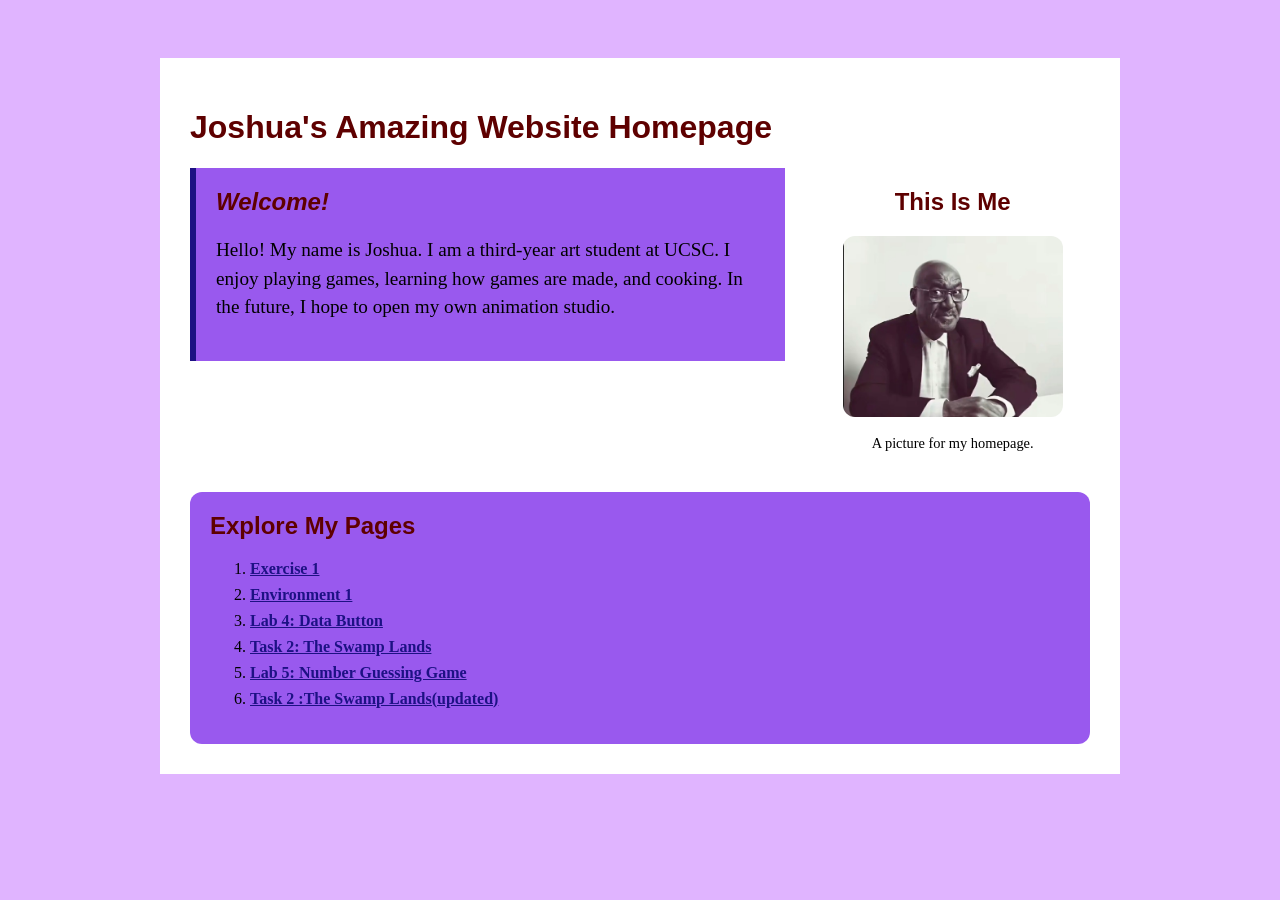
<file: index.html>
<!doctype html>
<html lang="en">
<head>
    <meta charset="utf-8">
    <title>Joshua's ART101 Homepage</title>
    <link href="site.css" rel="stylesheet" type="text/css">
</head>

<body>

    <div id="page">

        <h1>Joshua's Amazing Website Homepage</h1>

        <div class="top-section">

            <div id="introduction">
                <h2>Welcome!</h2>
                <p>
                    Hello! My name is Joshua. I am a third-year
                    art student at UCSC. I enjoy playing games,
                    learning how games are made, and cooking.
                    In the future, I hope to open my own
                    animation studio.
                </p>
            </div>

            <div class="profile">
                <h2>This Is Me</h2>
                <img src="Brotato.jpg" alt="Son">
                <p>A picture for my homepage.</p>
            </div>

        </div>

        <div class="navigation">
            <h2>Explore My Pages</h2>
            <ol>
                <li>
                    <a href="exercises/ex01.html">Exercise 1</a>
                </li>
                <li>
                    <a href="environ/env01.html">Environment 1</a>
                </li>
                <li>
                    <a href="exercises/lab04.html">Lab 4: Data Button</a>
                </li>
                <li>
                    <a href="environ/env03.html">Task 2: The Swamp Lands </a>
                </li>
                <li>
                    <a href="exercises/lab05.html">Lab 5: Number Guessing Game </a>
                </li>
                <li>
                    <a href="environ/env04.html">Task 2 :The Swamp Lands(updated) </a>
                </li>
            </ol>
        </div>

    </div>
</body>

</html>
</file>
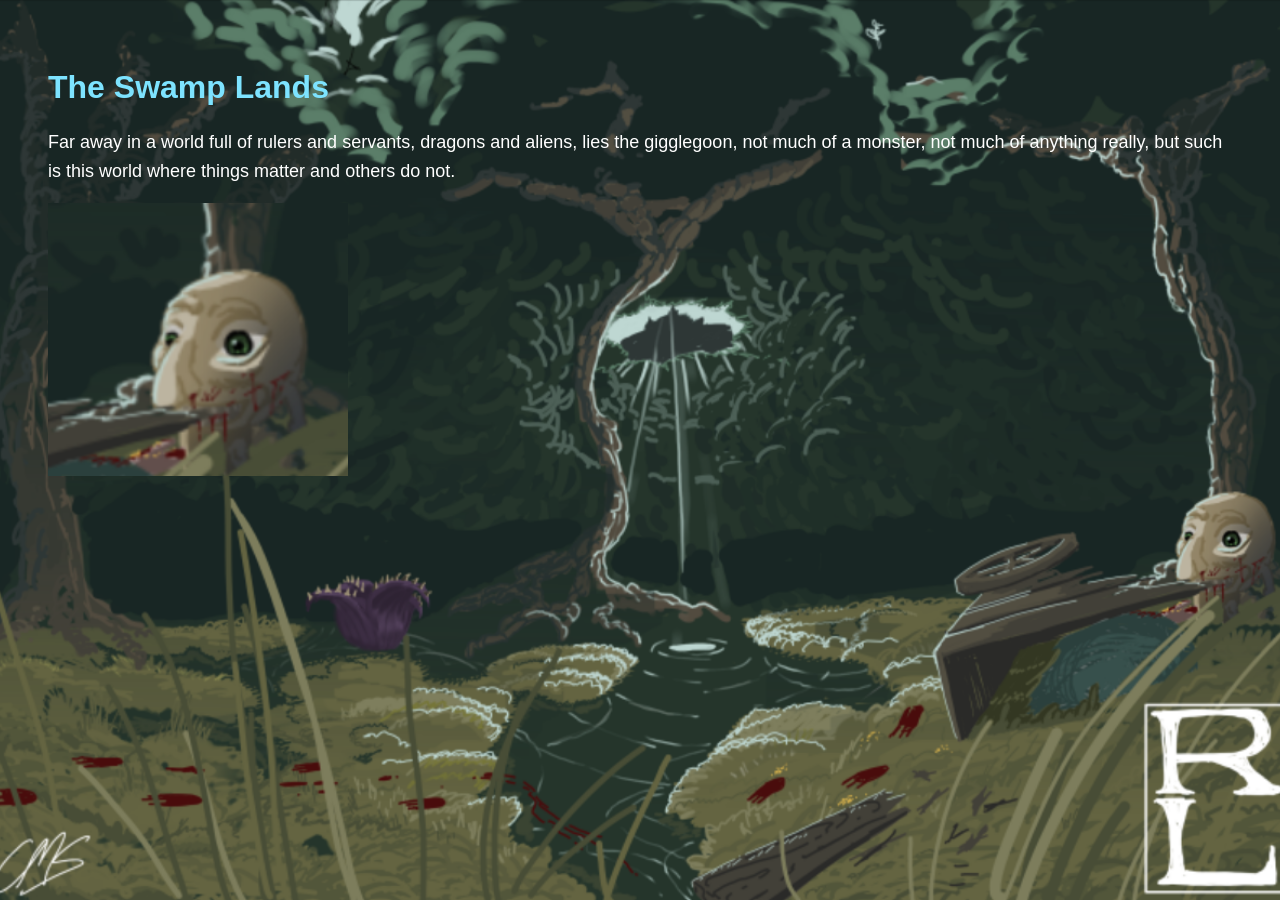
<file: environ/env01.html>
<!doctype html>
<html lang="en">
<head>
    <meta charset="utf-8">
    <title>My Environment 01</title>
    <link href="env.css" rel="stylesheet" type="text/css">
</head>

<body>

    <h1>The Swamp Lands</h1>

    <p>
        Far away in a world full of rulers and servants, dragons and aliens, lies the gigglegoon, not much of a monster, not much of anything really, but such is this world where things matter and others do not. 
    </p>

    <img src="gg.png" alt="A giggle resting after it's scavenge">

</body>
</html>
</file>
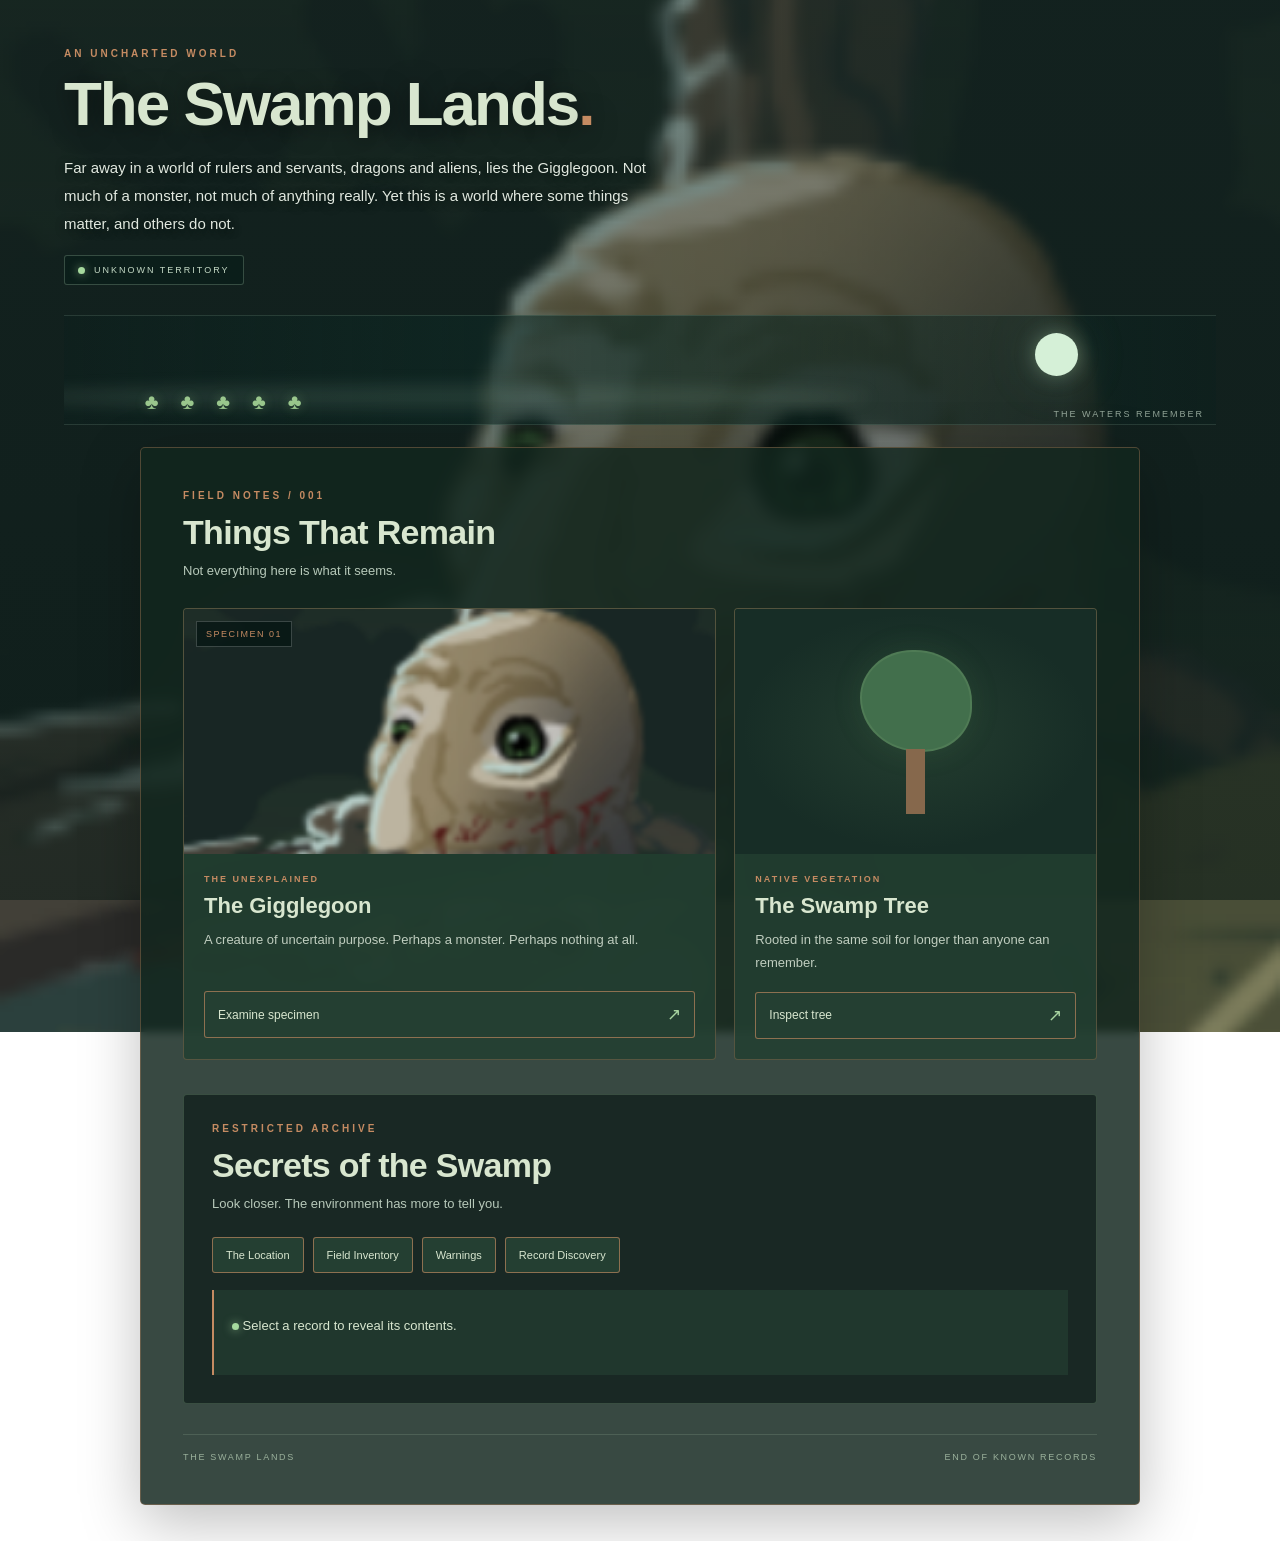
<file: environ/env02.html>
<!DOCTYPE html>
<html lang="en">
<head>
    <meta charset="UTF-8">
    <meta name="viewport" content="width=device-width, initial-scale=1.0">

    <title>The Swamp Lands</title>

    <link rel="stylesheet" href="env03.css">

    <script src="https://code.jquery.com/jquery-3.7.1.min.js"></script>
    <script src="env03.js" defer></script>
</head>

<body>

    <header id="intro">
        <p class="eyebrow">AN UNCHARTED WORLD</p>

        <h1>The Swamp Lands<span>.</span></h1>

        <p id="introduction">
            Far away in a world of rulers and servants, dragons and aliens,
            lies the Gigglegoon. Not much of a monster, not much of anything
            really. Yet this is a world where some things matter, and others do not.
        </p>

        <div class="location-tag">
            <span class="status-dot"></span>
            UNKNOWN TERRITORY
        </div>
    </header>

    <main>

        <!-- ATMOSPHERE -->
        <section id="top" aria-label="The swamp atmosphere">

            <div id="moon"></div>
            <div id="mist"></div>

            <div id="swamp-plants" aria-hidden="true">
                <span>♣</span>
                <span>♣</span>
                <span>♣</span>
                <span>♣</span>
                <span>♣</span>
            </div>

            <p class="atmosphere-label">THE WATERS REMEMBER</p>
        </section>

        <!-- MAIN ENVIRONMENT -->
        <section id="main" aria-label="Discover the Swamp Lands">

            <div class="scene-heading">
                <p class="eyebrow">FIELD NOTES / 001</p>
                <h2>Things That Remain</h2>
                <p>Not everything here is what it seems.</p>
            </div>

            <div class="discovery-grid">

                <article id="gigglegoon" class="discovery-card creature-card">
                    <div class="card-image">
                        <img
                            src="gg.png"
                            alt="The Gigglegoon resting in the swamp"
                        >
                        <span class="image-tag">SPECIMEN 01</span>
                    </div>

                    <div class="card-copy">
                        <p class="card-category">THE UNEXPLAINED</p>
                        <h3>The Gigglegoon</h3>
                        <p>
                            A creature of uncertain purpose. Perhaps a monster.
                            Perhaps nothing at all.
                        </p>
                        <button id="creature-button" class="discover-button">
                            Examine specimen <span>↗</span>
                        </button>
                    </div>
                </article>

                <article id="swamp-tree" class="discovery-card tree-card">
                    <div class="tree-art" aria-hidden="true">
                        <div class="tree-top"></div>
                        <div class="tree-trunk"></div>
                    </div>

                    <div class="card-copy">
                        <p class="card-category">NATIVE VEGETATION</p>
                        <h3>The Swamp Tree</h3>
                        <p>
                            Rooted in the same soil for longer than anyone
                            can remember.
                        </p>
                        <button id="tree-button" class="discover-button">
                            Inspect tree <span>↗</span>
                        </button>
                    </div>
                </article>

            </div>

            <!-- DATA INTERACTION AREA -->
            <section id="swamp-data">
                <div class="data-heading">
                    <p class="eyebrow">RESTRICTED ARCHIVE</p>
                    <h2>Secrets of the Swamp</h2>
                    <p>
                        Look closer. The environment has more to tell you.
                    </p>
                </div>

                <div id="data-buttons">
                    <button id="title-button">The Location</button>
                    <button id="elements-button">Field Inventory</button>
                    <button id="warning-button">Warnings</button>
                    <button id="discovery-button">Record Discovery</button>
                </div>

                <div id="environment-output" aria-live="polite">
                    <p>
                        <span class="status-dot"></span>
                        Select a record to reveal its contents.
                    </p>
                </div>
            </section>

            <footer>
                <span>THE SWAMP LANDS</span>
                <span>END OF KNOWN RECORDS</span>
            </footer>

        </section>

    </main>

</body>
</html>
</file>
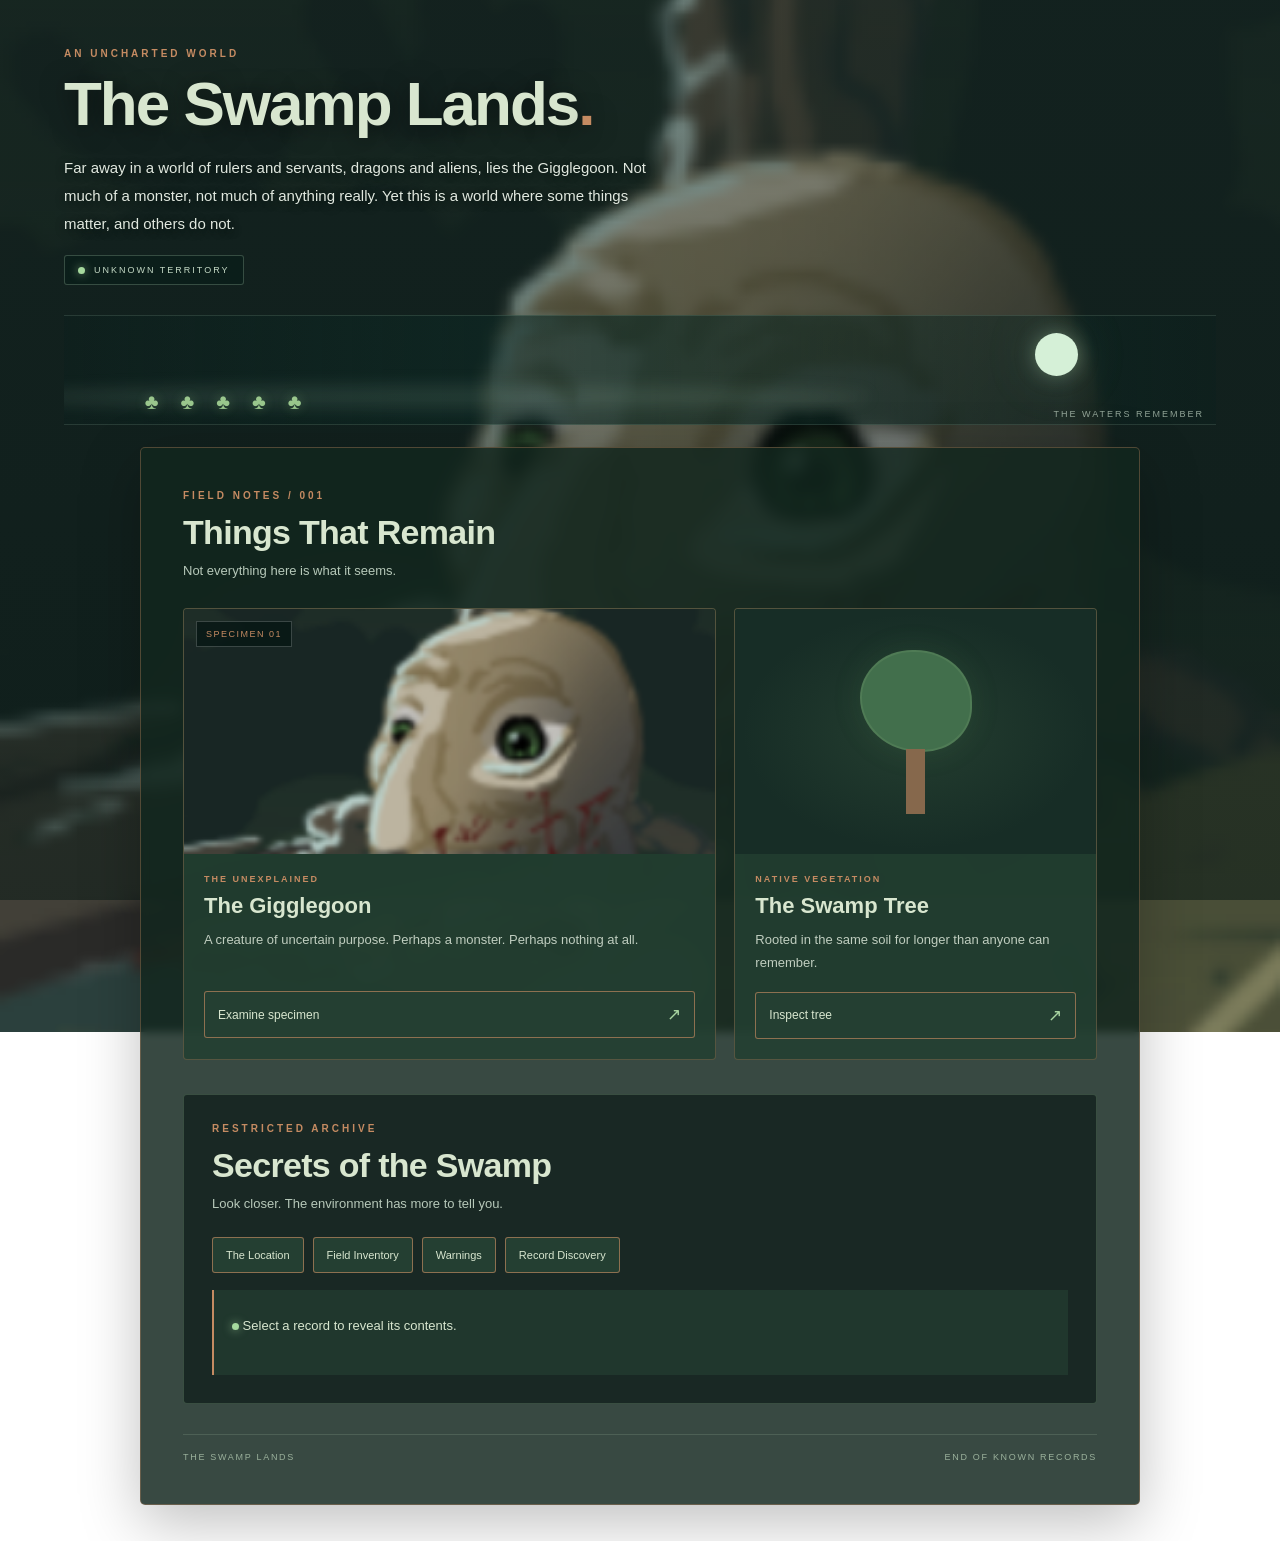
<file: environ/env03.html>
<!DOCTYPE html>
<html lang="en">
<head>
    <meta charset="UTF-8">
    <meta name="viewport" content="width=device-width, initial-scale=1.0">

    <title>The Swamp Lands</title>

    <link rel="stylesheet" href="env03.css">

    <script src="https://code.jquery.com/jquery-3.7.1.min.js"></script>
    <script src="env03.js" defer></script>
</head>

<body>

    <header id="intro">
        <p class="eyebrow">AN UNCHARTED WORLD</p>

        <h1>The Swamp Lands<span>.</span></h1>

        <p id="introduction">
            Far away in a world of rulers and servants, dragons and aliens,
            lies the Gigglegoon. Not much of a monster, not much of anything
            really. Yet this is a world where some things matter, and others do not.
        </p>

        <div class="location-tag">
            <span class="status-dot"></span>
            UNKNOWN TERRITORY
        </div>
    </header>

    <main>

        <!-- ATMOSPHERE -->
        <section id="top" aria-label="The swamp atmosphere">

            <div id="moon"></div>
            <div id="mist"></div>

            <div id="swamp-plants" aria-hidden="true">
                <span>♣</span>
                <span>♣</span>
                <span>♣</span>
                <span>♣</span>
                <span>♣</span>
            </div>

            <p class="atmosphere-label">THE WATERS REMEMBER</p>
        </section>

        <!-- MAIN ENVIRONMENT -->
        <section id="main" aria-label="Discover the Swamp Lands">

            <div class="scene-heading">
                <p class="eyebrow">FIELD NOTES / 001</p>
                <h2>Things That Remain</h2>
                <p>Not everything here is what it seems.</p>
            </div>

            <div class="discovery-grid">

                <article id="gigglegoon" class="discovery-card creature-card">
                    <div class="card-image">
                        <img
                            src="gg.png"
                            alt="The Gigglegoon resting in the swamp"
                        >
                        <span class="image-tag">SPECIMEN 01</span>
                    </div>

                    <div class="card-copy">
                        <p class="card-category">THE UNEXPLAINED</p>
                        <h3>The Gigglegoon</h3>
                        <p>
                            A creature of uncertain purpose. Perhaps a monster.
                            Perhaps nothing at all.
                        </p>
                        <button id="creature-button" class="discover-button">
                            Examine specimen <span>↗</span>
                        </button>
                    </div>
                </article>

                <article id="swamp-tree" class="discovery-card tree-card">
                    <div class="tree-art" aria-hidden="true">
                        <div class="tree-top"></div>
                        <div class="tree-trunk"></div>
                    </div>

                    <div class="card-copy">
                        <p class="card-category">NATIVE VEGETATION</p>
                        <h3>The Swamp Tree</h3>
                        <p>
                            Rooted in the same soil for longer than anyone
                            can remember.
                        </p>
                        <button id="tree-button" class="discover-button">
                            Inspect tree <span>↗</span>
                        </button>
                    </div>
                </article>

            </div>

            <!-- DATA INTERACTION AREA -->
            <section id="swamp-data">
                <div class="data-heading">
                    <p class="eyebrow">RESTRICTED ARCHIVE</p>
                    <h2>Secrets of the Swamp</h2>
                    <p>
                        Look closer. The environment has more to tell you.
                    </p>
                </div>

                <div id="data-buttons">
                    <button id="title-button">The Location</button>
                    <button id="elements-button">Field Inventory</button>
                    <button id="warning-button">Warnings</button>
                    <button id="discovery-button">Record Discovery</button>
                </div>

                <div id="environment-output" aria-live="polite">
                    <p>
                        <span class="status-dot"></span>
                        Select a record to reveal its contents.
                    </p>
                </div>
            </section>

            <footer>
                <span>THE SWAMP LANDS</span>
                <span>END OF KNOWN RECORDS</span>
            </footer>

        </section>

    </main>

</body>
</html>
</file>
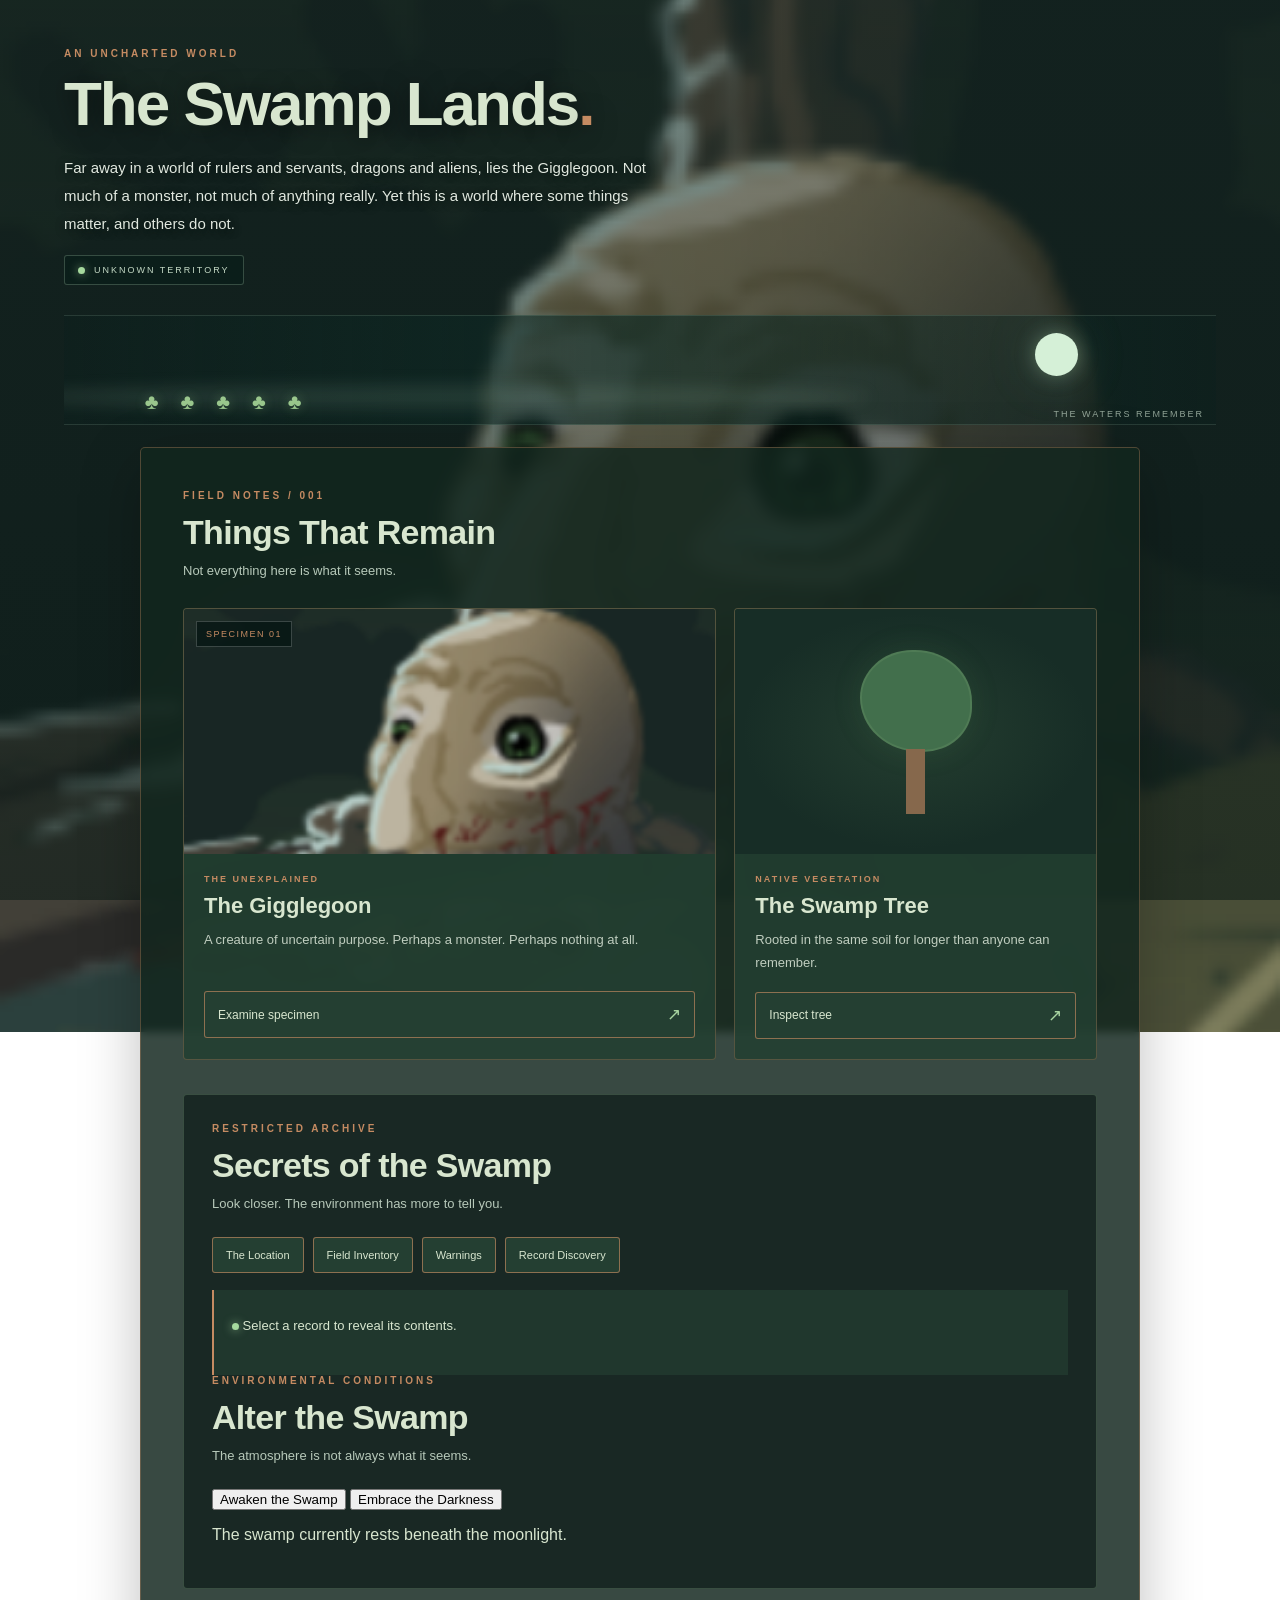
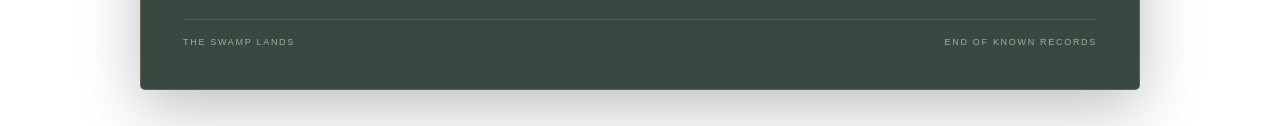
<file: environ/env04.html>
<!DOCTYPE html>
<html lang="en">
<head>
    <meta charset="UTF-8">
    <meta name="viewport" content="width=device-width, initial-scale=1.0">

    <title>The Swamp Lands</title>

    <link rel="stylesheet" href="env04.css">

    <script src="https://code.jquery.com/jquery-3.7.1.min.js"></script>
    <script src="env04.js" defer></script>
</head>

<body>

    <header id="intro">
        <p class="eyebrow">AN UNCHARTED WORLD</p>

        <h1>The Swamp Lands<span>.</span></h1>

        <p id="introduction">
            Far away in a world of rulers and servants, dragons and aliens,
            lies the Gigglegoon. Not much of a monster, not much of anything
            really. Yet this is a world where some things matter, and others do not.
        </p>

        <div class="location-tag">
            <span class="status-dot"></span>
            UNKNOWN TERRITORY
        </div>
    </header>

    <main>

        <!-- ATMOSPHERE -->
        <section id="top" aria-label="The swamp atmosphere">

            <div id="moon"></div>
            <div id="mist"></div>

            <div id="swamp-plants" aria-hidden="true">
                <span>♣</span>
                <span>♣</span>
                <span>♣</span>
                <span>♣</span>
                <span>♣</span>
            </div>

            <p class="atmosphere-label">THE WATERS REMEMBER</p>
        </section>

        <!-- MAIN ENVIRONMENT -->
        <section id="main" aria-label="Discover the Swamp Lands">

            <div class="scene-heading">
                <p class="eyebrow">FIELD NOTES / 001</p>
                <h2>Things That Remain</h2>
                <p>Not everything here is what it seems.</p>
            </div>

            <div class="discovery-grid">

                <article id="gigglegoon" class="discovery-card creature-card">
                    <div class="card-image">
                        <img
                            src="gg.png"
                            alt="The Gigglegoon resting in the swamp"
                        >
                        <span class="image-tag">SPECIMEN 01</span>
                    </div>

                    <div class="card-copy">
                        <p class="card-category">THE UNEXPLAINED</p>
                        <h3>The Gigglegoon</h3>
                        <p>
                            A creature of uncertain purpose. Perhaps a monster.
                            Perhaps nothing at all.
                        </p>
                        <button id="creature-button" class="discover-button">
                            Examine specimen <span>↗</span>
                        </button>
                    </div>
                </article>

                <article id="swamp-tree" class="discovery-card tree-card">
                    <div class="tree-art" aria-hidden="true">
                        <div class="tree-top"></div>
                        <div class="tree-trunk"></div>
                    </div>

                    <div class="card-copy">
                        <p class="card-category">NATIVE VEGETATION</p>
                        <h3>The Swamp Tree</h3>
                        <p>
                            Rooted in the same soil for longer than anyone
                            can remember.
                        </p>
                        <button id="tree-button" class="discover-button">
                            Inspect tree <span>↗</span>
                        </button>
                    </div>
                </article>

            </div>

            <!-- DATA INTERACTION AREA -->
            <section id="swamp-data">
                <div class="data-heading">
                    <p class="eyebrow">RESTRICTED ARCHIVE</p>
                    <h2>Secrets of the Swamp</h2>
                    <p>
                        Look closer. The environment has more to tell you.
                    </p>
                </div>

                <div id="data-buttons">
                    <button id="title-button">The Location</button>
                    <button id="elements-button">Field Inventory</button>
                    <button id="warning-button">Warnings</button>
                    <button id="discovery-button">Record Discovery</button>
                </div>

                <div id="environment-output" aria-live="polite">
                    <p>
                        <span class="status-dot"></span>
                        Select a record to reveal its contents.
                    </p>
                </div>
                    
                <!-- ENVIRONMENTAL CONTROLS -->
                <div id="environment-controls">

                    <div class="data-heading">
                        <p class="eyebrow">ENVIRONMENTAL CONDITIONS</p>
                        <h2>Alter the Swamp</h2>
                        <p>The atmosphere is not always what it seems.</p>
                    </div>

                    <div id="time-buttons">
                        <button id="day-button">Awaken the Swamp</button>
                        <button id="night-button">Embrace the Darkness</button>
                    </div>

                    <div id="time-output">
                        <p>The swamp currently rests beneath the moonlight.</p>
                    </div>

                </div>

            </section>

            <footer>
                <span>THE SWAMP LANDS</span>
                <span>END OF KNOWN RECORDS</span>
            </footer>

        </section>

    </main>

</body>
</html>
</file>
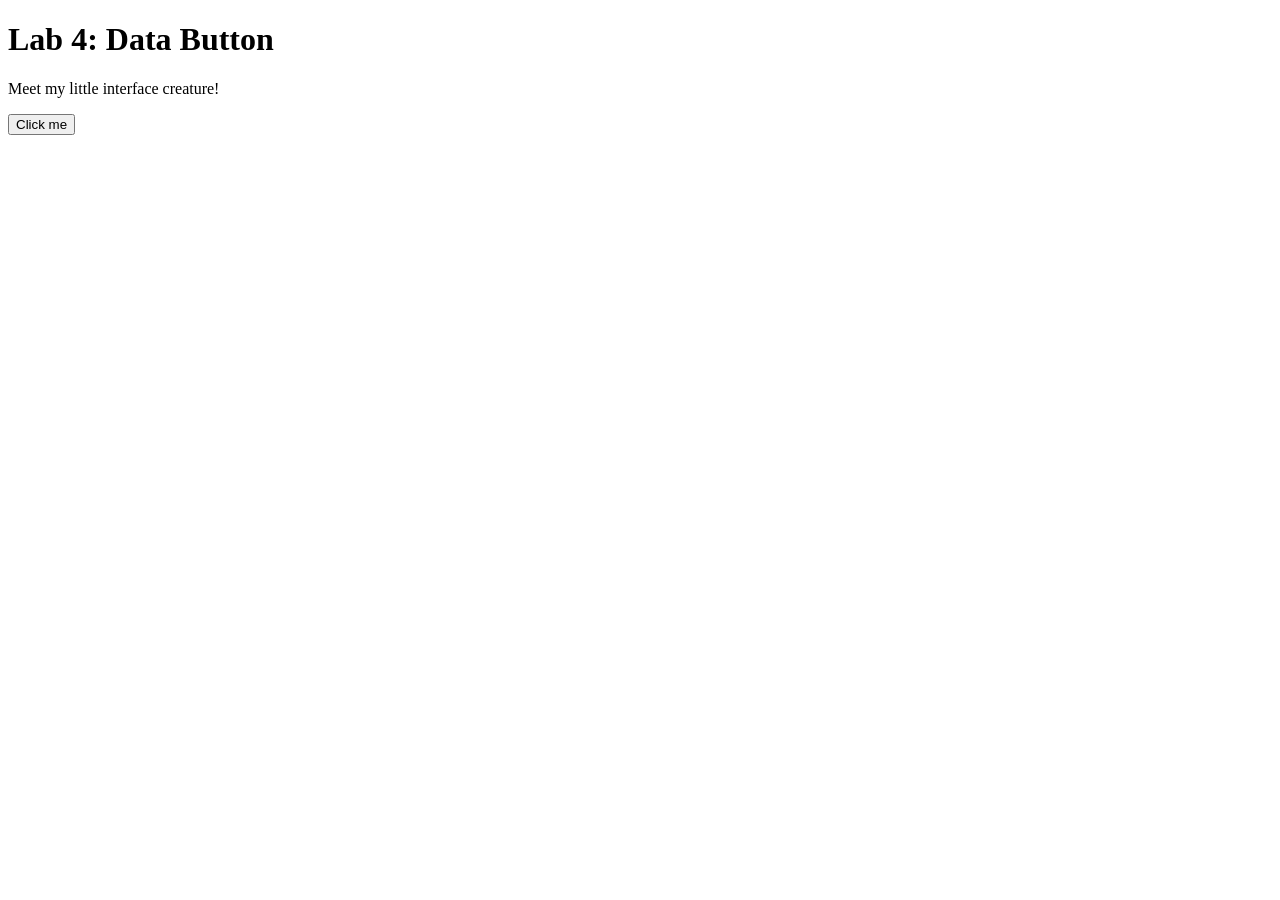
<file: exercises/lab04.html>
<!DOCTYPE html>
<html lang="en">
<head>
    <meta charset="UTF-8">
    <meta name="viewport" content="width=device-width, initial-scale=1.0">

    <title>Lab 4: Data Button</title>

    <!-- jQuery library -->
    <script src="https://code.jquery.com/jquery-3.7.1.min.js"></script>

    <!-- Connect the JavaScript file -->
    <script src="lab04.js" defer></script>
</head>

<body>
    <h1>Lab 4: Data Button</h1>

    <p>Meet my little interface creature!</p>

    <button id="needy-button">Click me</button>

    <div id="output"></div>
</body>
</html>
</file>
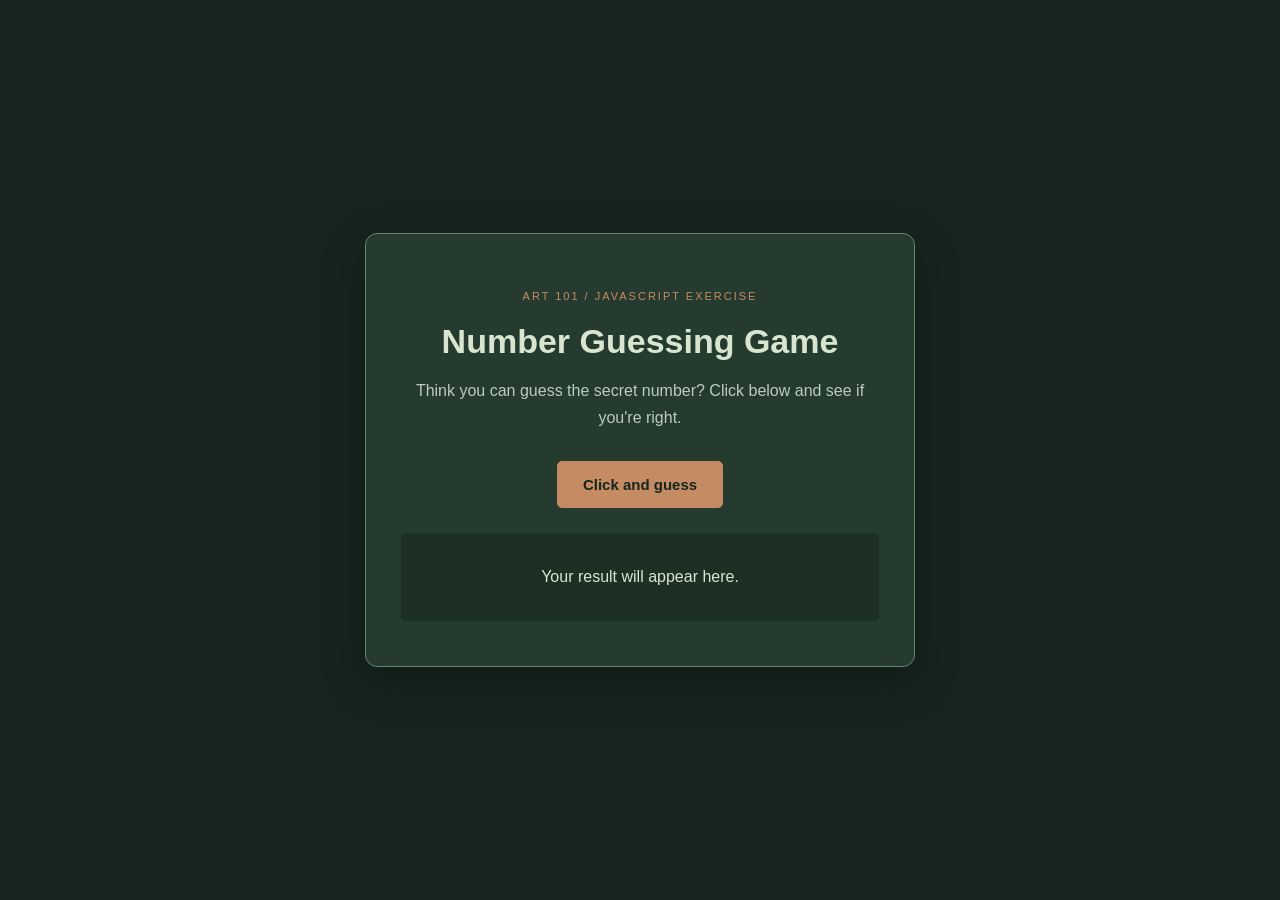
<file: exercises/lab05.html>
<!DOCTYPE html>
<html lang="en">

<head>
    <meta charset="UTF-8">
    <meta name="viewport" content="width=device-width, initial-scale=1.0">

    <title>Lab 5 - Number Guessing Game</title>

    <!-- CSS -->
    <link rel="stylesheet" href="lab05.css">

    <!-- jQuery -->
    <script src="https://code.jquery.com/jquery-3.7.1.min.js"></script>

    <!-- JavaScript -->
    <script src="lab05.js" defer></script>
</head>

<body>

    <main class="game-container">

        <p class="eyebrow">ART 101 / JAVASCRIPT EXERCISE</p>

        <h1>Number Guessing Game</h1>

        <p class="description">
            Think you can guess the secret number?
            Click below and see if you're right.
        </p>

        <button id="good-button">Click and guess</button>

        <div id="output">
            <p>Your result will appear here.</p>
        </div>

    </main>

</body>

</html>
</file>
<file: site.css>
body {
    background: #e0b4ff;
    padding: 50px;
}

h1,
h2,
h3 {
    color: #5e0000;
    font-family: sans-serif;
}

img {
    width: 200px;
}



#page {
    max-width: 900px;
    margin: 0 auto 0 auto;
    background: white;
    padding: 30px;
}

.top-section {
    display: flex;
    gap: 30px;
    align-items: flex-start;
    margin: 0 0 25px 0;
}

#introduction {
    background: hsl(266, 81%, 64%);
    padding: 20px;
    border-left: 6px solid #1d1184;
    flex: 2;
}

#introduction h2 {
    font-style: italic;
    margin-top: 0;
}

#introduction p {
    font-size: 120%;
    line-height: 1.5;
}

.profile {
    text-align: center;
    flex: 1;
}

.profile img {
    width: 220px;
    max-width: 100%;
    height: auto;
    border-radius: 12px;
}

.profile p {
    font-size: 90%;
}

.navigation {
    background: hsl(266, 81%, 64%);
    padding: 20px;
    border-radius: 12px;
}

.navigation h2 {
    margin-top: 0;
}

.navigation li {
    margin-bottom: 8px;
}

.navigation a {
    color: #1d1184;
    font-weight: bold;
}

@media (max-width: 650px) {
    .top-section {
        flex-direction: column;
    }

    #introduction,
    .profile {
        box-sizing: border-box;
        width: 100%;
    }
}
</file>
<file: environ/env.css>
body {
    background-color: #172033;
    background-image: url("gigglegoon.png");
    background-size: cover;
    background-position: center;
    background-attachment: fixed;
    background-repeat: no-repeat;

    color: #ffffff;
    padding: 40px;
    font-family: sans-serif;
}

h1 {
    color: #7de3ff;
}

p {
    font-size: 18px;
    line-height: 1.6;
}

img {
    width: 300px;
    max-width: 100%;
    height: auto;
}
</file>
<file: environ/env03.css>
/* =========================================
   THE SWAMP LANDS - VISUAL REDESIGN
   Keep the original background image settings.
   ========================================= */

* {
    box-sizing: border-box;
}


/* Main Swamp Lands background */
body {
    margin: 0;
    min-height: 100vh;
    padding: 48px clamp(20px, 5vw, 76px) 36px;

    background:
        linear-gradient(
            rgba(9, 25, 21, 0.35),
            rgba(9, 25, 21, 0.55)
        ),
        url("gg.png");

    background-size: cover;
    background-position: center;
    background-attachment: fixed;
    background-repeat: no-repeat;

    color: #D8E6CF;
    font-family: Arial, Helvetica, sans-serif;
}
/* INTRODUCTION */

#intro {
    position: relative;
    z-index: 2;
    width: min(660px, 100%);
    margin-bottom: 30px;
}

.eyebrow {
    margin: 0 0 12px;
    color: #a2c6a5;
    font-size: 10px;
    font-weight: bold;
    letter-spacing: 3px;
}

h1 {
    margin: 0;
    color: #d8eee0;
    font-size: clamp(36px, 5vw, 62px);
    line-height: 1.05;
    letter-spacing: -2px;
    text-shadow: 0 3px 24px rgba(0, 0, 0, 0.5);
}

h1 span {
    color: #8fbc87;
}

#introduction {
    max-width: 590px;
    margin: 18px 0;
    color: #e1e8df;
    font-size: 15px;
    line-height: 1.85;
    text-shadow: 0 2px 8px #071411;
}

.location-tag {
    display: inline-flex;
    align-items: center;
    gap: 9px;
    padding: 9px 13px;
    border: 1px solid rgba(183, 220, 184, 0.25);
    border-radius: 3px;
    background: rgba(9, 30, 25, 0.72);
    color: #c4d9c5;
    font-size: 9px;
    letter-spacing: 2px;
}

/* Small glowing status indicator */

.status-dot {
    display: inline-block;
    width: 7px;
    height: 7px;
    flex-shrink: 0;
    border-radius: 50%;
    background: #a6d99e;
    box-shadow: 0 0 10px rgba(166, 217, 158, 0.7);
}

/* ATMOSPHERE */

#top {
    position: relative;
    height: 110px;
    margin: 0 auto 22px;
    overflow: hidden;
    border-top: 1px solid rgba(180, 211, 186, 0.15);
    border-bottom: 1px solid rgba(180, 211, 186, 0.15);
    background: linear-gradient(
        90deg,
        rgba(9, 31, 28, 0.35),
        rgba(13, 42, 37, 0.65),
        rgba(9, 31, 28, 0.35)
    );
}

#moon {
    position: absolute;
    top: 17px;
    right: 12%;
    width: 43px;
    height: 43px;
    border-radius: 50%;
    background: #d5f0d7;
    box-shadow:
        0 0 20px rgba(189, 239, 201, 0.35),
        0 0 60px rgba(139, 209, 167, 0.16);
}

#mist {
    position: absolute;
    left: -5%;
    bottom: 15px;
    width: 75%;
    height: 24px;
    border-radius: 50%;
    background: rgba(178, 213, 190, 0.12);
    filter: blur(8px);
}

#swamp-plants {
    position: absolute;
    bottom: 10px;
    left: 7%;
    display: flex;
    gap: 22px;
    color: #9ac78d;
    font-size: 21px;
    text-shadow: 0 0 12px rgba(151, 211, 138, 0.3);
}

.atmosphere-label {
    position: absolute;
    right: 12px;
    bottom: 5px;
    margin: 0;
    color: rgba(213, 234, 215, 0.65);
    font-size: 9px;
    letter-spacing: 2px;
}

/* MAIN ENVIRONMENT PANEL */

#main {
    position: relative;
    width: min(100%, 1000px);
    margin: 0 auto;
    padding: clamp(22px, 4vw, 42px);
    border: 1px solid rgba(191, 218, 190, 0.2);
    border-radius: 5px;
    background: rgba(7, 24, 22, 0.78);
    box-shadow: 0 18px 60px rgba(0, 0, 0, 0.25);
    backdrop-filter: blur(5px);
}

/* Remove old decorative objects that clutter the new layout */

#left-rock,
#right-rock {
    display: none;
}

.scene-heading {
    margin-bottom: 26px;
}

.scene-heading h2,
.data-heading h2 {
    margin: 0 0 8px;
    color: #e1eee1;
    font-size: clamp(24px, 3vw, 34px);
    letter-spacing: -0.7px;
}

.scene-heading > p:last-child,
.data-heading > p:last-child {
    margin: 0;
    color: #b7c9ba;
    font-size: 13px;
    line-height: 1.7;
}

/* DISCOVERY CARDS */

.discovery-grid {
    display: grid;
    grid-template-columns: minmax(0, 1.25fr) minmax(0, 0.85fr);
    gap: 18px;
}

.discovery-card {
    min-width: 0;
    overflow: hidden;
    border: 1px solid rgba(185, 215, 185, 0.17);
    border-radius: 4px;
    background: rgba(27, 51, 42, 0.72);
    transition:
        border-color 180ms ease,
        transform 180ms ease,
        background 180ms ease;
}

.discovery-card:hover {
    transform: translateY(-3px);
    border-color: rgba(168, 213, 163, 0.5);
    background: rgba(33, 63, 49, 0.88);
}

.card-image {
    position: relative;
    height: 245px;
    overflow: hidden;
    background: #172d26;
}

.card-image img {
    display: block;
    width: 100%;
    height: 100%;
    object-fit: cover;
    object-position: center;
}

.image-tag {
    position: absolute;
    top: 12px;
    left: 12px;
    padding: 7px 9px;
    border: 1px solid rgba(255, 255, 255, 0.2);
    background: rgba(7, 23, 20, 0.82);
    color: #e0e9de;
    font-size: 9px;
    letter-spacing: 1.5px;
}

.card-copy {
    padding: 20px;
}

.card-category {
    margin: 0 0 9px;
    color: #9fca9d;
    font-size: 9px;
    font-weight: bold;
    letter-spacing: 2px;
}

.card-copy h3 {
    margin: 0 0 10px;
    color: #e5eee3;
    font-size: 22px;
}

.card-copy > p:not(.card-category) {
    min-height: 44px;
    margin: 0 0 18px;
    color: #c0cec0;
    font-size: 13px;
    line-height: 1.7;
}

/* CSS-DRAWN TREE */

.tree-art {
    display: flex;
    height: 245px;
    align-items: center;
    justify-content: center;
    gap: 0;
    flex-direction: column;
    background:
        radial-gradient(
            ellipse at center,
            rgba(101, 145, 97, 0.17),
            transparent 68%
        ),
        #172d26;
}

.tree-top {
    width: 112px;
    height: 102px;
    border: 2px solid rgba(173, 201, 151, 0.12);
    border-radius: 48% 52% 45% 55%;
    background: #426f4c;
    box-shadow: 0 0 30px rgba(91, 153, 92, 0.13);
}

.tree-trunk {
    width: 19px;
    height: 65px;
    margin-top: -3px;
    background: #86684c;
}

/* BUTTONS */

.discover-button {
    display: inline-flex;
    align-items: center;
    justify-content: space-between;
    gap: 20px;
    width: 100%;
    padding: 12px 13px;
    border: 1px solid rgba(162, 206, 158, 0.32);
    border-radius: 3px;
    background: rgba(8, 26, 22, 0.55);
    color: #dcebdd;
    cursor: pointer;
    font-size: 12px;
    text-align: left;
    transition: background 180ms ease;
}

.discover-button span {
    color: #a8d5a1;
    font-size: 17px;
}

.discover-button:hover {
    background: rgba(72, 115, 77, 0.45);
}

button:focus-visible {
    outline: 2px solid #c1e8b5;
    outline-offset: 4px;
}

/* JAVASCRIPT DATA ARCHIVE */

#swamp-data {
    margin-top: 34px;
    padding: clamp(18px, 3vw, 28px);
    border: 1px solid rgba(170, 205, 166, 0.23);
    border-radius: 4px;
    background: rgba(6, 20, 18, 0.6);
}

.data-heading {
    margin-bottom: 22px;
}

#data-buttons {
    display: flex;
    flex-wrap: wrap;
    gap: 9px;
    margin-bottom: 17px;
}

#data-buttons button {
    padding: 11px 13px;
    border: 1px solid rgba(159, 199, 153, 0.3);
    border-radius: 3px;
    background: #254737;
    color: #e0ece0;
    cursor: pointer;
    font-size: 11px;
    transition:
        background 180ms ease,
        border-color 180ms ease;
}

#data-buttons button:hover {
    border-color: #a6d29d;
    background: #386348;
}

#environment-output {
    min-height: 85px;
    padding: 18px;
    border-left: 2px solid #8ebc86;
    background: rgba(175, 207, 171, 0.06);
    color: #dce6da;
    font-size: 13px;
    line-height: 1.8;
    overflow-wrap: anywhere;
}

#environment-output h3 {
    margin: 0 0 10px;
    color: #c6e3bd;
    font-size: 19px;
}

#environment-output p {
    margin: 6px 0;
}

#environment-output ul {
    padding-left: 20px;
}

#environment-output li {
    padding: 3px 0;
}

/* FOOTER */

#main footer {
    display: flex;
    justify-content: space-between;
    gap: 15px;
    margin-top: 30px;
    padding-top: 17px;
    border-top: 1px solid rgba(185, 215, 185, 0.16);
    color: #9bb19c;
    font-size: 9px;
    letter-spacing: 1.7px;
}

/* SMALL SCREENS */

@media (max-width: 650px) {
    body {
        padding: 28px 16px;
    }

    #intro {
        margin-bottom: 24px;
    }

    #top {
        height: 90px;
    }

    #main {
        padding: 20px 14px;
    }

    .discovery-grid {
        grid-template-columns: 1fr;
    }

    .card-image,
    .tree-art {
        height: 220px;
    }

    #data-buttons {
        display: grid;
        grid-template-columns: 1fr 1fr;
    }

    #data-buttons button {
        min-height: 44px;
    }

    #main footer {
        flex-direction: column;
    }
}


/* Swamp Lands color palette */

:root {
    --swamp-green: #243F32;
    --swamp-copper: #C58B62;
    --swamp-sage: #D8E6CF;
}

/* Main panels */
#main {
    background: rgba(18, 39, 30, 0.84);
    border: 1px solid rgba(197, 139, 98, 0.35);
}

/* Headings */
h1,
.scene-heading h2,
.data-heading h2,
.card-copy h3 {
    color: var(--swamp-sage);
}

/* Copper details */
h1 span,
.card-category,
.eyebrow,
.image-tag {
    color: var(--swamp-copper);
}

/* Discovery cards */
.discovery-card {
    background: rgba(36, 63, 50, 0.88);
    border-color: rgba(197, 139, 98, 0.3);
}

/* Buttons */
.discover-button,
#data-buttons button {
    background: var(--swamp-green);
    border: 1px solid rgba(197, 139, 98, 0.65);
    color: var(--swamp-sage);
}

.discover-button:hover,
#data-buttons button:hover {
    background: #385C45;
    border-color: var(--swamp-copper);
}

/* Information display */
#environment-output {
    background: rgba(36, 63, 50, 0.65);
    border-left-color: var(--swamp-copper);
    color: var(--swamp-sage);
}

#environment-output h3 {
    color: var(--swamp-copper);
}
</file>
<file: environ/env04.css>
/* =========================================
   THE SWAMP LANDS - VISUAL REDESIGN
   Keep the original background image settings.
   ========================================= */

* {
    box-sizing: border-box;
}


/* Main Swamp Lands background */
body {
    margin: 0;
    min-height: 100vh;
    padding: 48px clamp(20px, 5vw, 76px) 36px;

    background:
        linear-gradient(
            rgba(9, 25, 21, 0.35),
            rgba(9, 25, 21, 0.55)
        ),
        url("gg.png");

    background-size: cover;
    background-position: center;
    background-attachment: fixed;
    background-repeat: no-repeat;

    color: #D8E6CF;
    font-family: Arial, Helvetica, sans-serif;
}
/* INTRODUCTION */

#intro {
    position: relative;
    z-index: 2;
    width: min(660px, 100%);
    margin-bottom: 30px;
}

.eyebrow {
    margin: 0 0 12px;
    color: #a2c6a5;
    font-size: 10px;
    font-weight: bold;
    letter-spacing: 3px;
}

h1 {
    margin: 0;
    color: #d8eee0;
    font-size: clamp(36px, 5vw, 62px);
    line-height: 1.05;
    letter-spacing: -2px;
    text-shadow: 0 3px 24px rgba(0, 0, 0, 0.5);
}

h1 span {
    color: #8fbc87;
}

#introduction {
    max-width: 590px;
    margin: 18px 0;
    color: #e1e8df;
    font-size: 15px;
    line-height: 1.85;
    text-shadow: 0 2px 8px #071411;
}

.location-tag {
    display: inline-flex;
    align-items: center;
    gap: 9px;
    padding: 9px 13px;
    border: 1px solid rgba(183, 220, 184, 0.25);
    border-radius: 3px;
    background: rgba(9, 30, 25, 0.72);
    color: #c4d9c5;
    font-size: 9px;
    letter-spacing: 2px;
}

/* Small glowing status indicator */

.status-dot {
    display: inline-block;
    width: 7px;
    height: 7px;
    flex-shrink: 0;
    border-radius: 50%;
    background: #a6d99e;
    box-shadow: 0 0 10px rgba(166, 217, 158, 0.7);
}

/* ATMOSPHERE */

#top {
    position: relative;
    height: 110px;
    margin: 0 auto 22px;
    overflow: hidden;
    border-top: 1px solid rgba(180, 211, 186, 0.15);
    border-bottom: 1px solid rgba(180, 211, 186, 0.15);
    background: linear-gradient(
        90deg,
        rgba(9, 31, 28, 0.35),
        rgba(13, 42, 37, 0.65),
        rgba(9, 31, 28, 0.35)
    );
}

#moon {
    position: absolute;
    top: 17px;
    right: 12%;
    width: 43px;
    height: 43px;
    border-radius: 50%;
    background: #d5f0d7;
    box-shadow:
        0 0 20px rgba(189, 239, 201, 0.35),
        0 0 60px rgba(139, 209, 167, 0.16);
}

#mist {
    position: absolute;
    left: -5%;
    bottom: 15px;
    width: 75%;
    height: 24px;
    border-radius: 50%;
    background: rgba(178, 213, 190, 0.12);
    filter: blur(8px);
}

#swamp-plants {
    position: absolute;
    bottom: 10px;
    left: 7%;
    display: flex;
    gap: 22px;
    color: #9ac78d;
    font-size: 21px;
    text-shadow: 0 0 12px rgba(151, 211, 138, 0.3);
}

.atmosphere-label {
    position: absolute;
    right: 12px;
    bottom: 5px;
    margin: 0;
    color: rgba(213, 234, 215, 0.65);
    font-size: 9px;
    letter-spacing: 2px;
}

/* MAIN ENVIRONMENT PANEL */

#main {
    position: relative;
    width: min(100%, 1000px);
    margin: 0 auto;
    padding: clamp(22px, 4vw, 42px);
    border: 1px solid rgba(191, 218, 190, 0.2);
    border-radius: 5px;
    background: rgba(7, 24, 22, 0.78);
    box-shadow: 0 18px 60px rgba(0, 0, 0, 0.25);
    backdrop-filter: blur(5px);
}

/* Remove old decorative objects that clutter the new layout */

#left-rock,
#right-rock {
    display: none;
}

.scene-heading {
    margin-bottom: 26px;
}

.scene-heading h2,
.data-heading h2 {
    margin: 0 0 8px;
    color: #e1eee1;
    font-size: clamp(24px, 3vw, 34px);
    letter-spacing: -0.7px;
}

.scene-heading > p:last-child,
.data-heading > p:last-child {
    margin: 0;
    color: #b7c9ba;
    font-size: 13px;
    line-height: 1.7;
}

/* DISCOVERY CARDS */

.discovery-grid {
    display: grid;
    grid-template-columns: minmax(0, 1.25fr) minmax(0, 0.85fr);
    gap: 18px;
}

.discovery-card {
    min-width: 0;
    overflow: hidden;
    border: 1px solid rgba(185, 215, 185, 0.17);
    border-radius: 4px;
    background: rgba(27, 51, 42, 0.72);
    transition:
        border-color 180ms ease,
        transform 180ms ease,
        background 180ms ease;
}

.discovery-card:hover {
    transform: translateY(-3px);
    border-color: rgba(168, 213, 163, 0.5);
    background: rgba(33, 63, 49, 0.88);
}

.card-image {
    position: relative;
    height: 245px;
    overflow: hidden;
    background: #172d26;
}

.card-image img {
    display: block;
    width: 100%;
    height: 100%;
    object-fit: cover;
    object-position: center;
}

.image-tag {
    position: absolute;
    top: 12px;
    left: 12px;
    padding: 7px 9px;
    border: 1px solid rgba(255, 255, 255, 0.2);
    background: rgba(7, 23, 20, 0.82);
    color: #e0e9de;
    font-size: 9px;
    letter-spacing: 1.5px;
}

.card-copy {
    padding: 20px;
}

.card-category {
    margin: 0 0 9px;
    color: #9fca9d;
    font-size: 9px;
    font-weight: bold;
    letter-spacing: 2px;
}

.card-copy h3 {
    margin: 0 0 10px;
    color: #e5eee3;
    font-size: 22px;
}

.card-copy > p:not(.card-category) {
    min-height: 44px;
    margin: 0 0 18px;
    color: #c0cec0;
    font-size: 13px;
    line-height: 1.7;
}

/* CSS-DRAWN TREE */

.tree-art {
    display: flex;
    height: 245px;
    align-items: center;
    justify-content: center;
    gap: 0;
    flex-direction: column;
    background:
        radial-gradient(
            ellipse at center,
            rgba(101, 145, 97, 0.17),
            transparent 68%
        ),
        #172d26;
}

.tree-top {
    width: 112px;
    height: 102px;
    border: 2px solid rgba(173, 201, 151, 0.12);
    border-radius: 48% 52% 45% 55%;
    background: #426f4c;
    box-shadow: 0 0 30px rgba(91, 153, 92, 0.13);
}

.tree-trunk {
    width: 19px;
    height: 65px;
    margin-top: -3px;
    background: #86684c;
}

/* BUTTONS */

.discover-button {
    display: inline-flex;
    align-items: center;
    justify-content: space-between;
    gap: 20px;
    width: 100%;
    padding: 12px 13px;
    border: 1px solid rgba(162, 206, 158, 0.32);
    border-radius: 3px;
    background: rgba(8, 26, 22, 0.55);
    color: #dcebdd;
    cursor: pointer;
    font-size: 12px;
    text-align: left;
    transition: background 180ms ease;
}

.discover-button span {
    color: #a8d5a1;
    font-size: 17px;
}

.discover-button:hover {
    background: rgba(72, 115, 77, 0.45);
}

button:focus-visible {
    outline: 2px solid #c1e8b5;
    outline-offset: 4px;
}

/* JAVASCRIPT DATA ARCHIVE */

#swamp-data {
    margin-top: 34px;
    padding: clamp(18px, 3vw, 28px);
    border: 1px solid rgba(170, 205, 166, 0.23);
    border-radius: 4px;
    background: rgba(6, 20, 18, 0.6);
}

.data-heading {
    margin-bottom: 22px;
}

#data-buttons {
    display: flex;
    flex-wrap: wrap;
    gap: 9px;
    margin-bottom: 17px;
}

#data-buttons button {
    padding: 11px 13px;
    border: 1px solid rgba(159, 199, 153, 0.3);
    border-radius: 3px;
    background: #254737;
    color: #e0ece0;
    cursor: pointer;
    font-size: 11px;
    transition:
        background 180ms ease,
        border-color 180ms ease;
}

#data-buttons button:hover {
    border-color: #a6d29d;
    background: #386348;
}

#environment-output {
    min-height: 85px;
    padding: 18px;
    border-left: 2px solid #8ebc86;
    background: rgba(175, 207, 171, 0.06);
    color: #dce6da;
    font-size: 13px;
    line-height: 1.8;
    overflow-wrap: anywhere;
}

#environment-output h3 {
    margin: 0 0 10px;
    color: #c6e3bd;
    font-size: 19px;
}

#environment-output p {
    margin: 6px 0;
}

#environment-output ul {
    padding-left: 20px;
}

#environment-output li {
    padding: 3px 0;
}

/* FOOTER */

#main footer {
    display: flex;
    justify-content: space-between;
    gap: 15px;
    margin-top: 30px;
    padding-top: 17px;
    border-top: 1px solid rgba(185, 215, 185, 0.16);
    color: #9bb19c;
    font-size: 9px;
    letter-spacing: 1.7px;
}

/* SMALL SCREENS */

@media (max-width: 650px) {
    body {
        padding: 28px 16px;
    }

    #intro {
        margin-bottom: 24px;
    }

    #top {
        height: 90px;
    }

    #main {
        padding: 20px 14px;
    }

    .discovery-grid {
        grid-template-columns: 1fr;
    }

    .card-image,
    .tree-art {
        height: 220px;
    }

    #data-buttons {
        display: grid;
        grid-template-columns: 1fr 1fr;
    }

    #data-buttons button {
        min-height: 44px;
    }

    #main footer {
        flex-direction: column;
    }
}


/* Swamp Lands color palette */

:root {
    --swamp-green: #243F32;
    --swamp-copper: #C58B62;
    --swamp-sage: #D8E6CF;
}

/* Main panels */
#main {
    background: rgba(18, 39, 30, 0.84);
    border: 1px solid rgba(197, 139, 98, 0.35);
}

/* Headings */
h1,
.scene-heading h2,
.data-heading h2,
.card-copy h3 {
    color: var(--swamp-sage);
}

/* Copper details */
h1 span,
.card-category,
.eyebrow,
.image-tag {
    color: var(--swamp-copper);
}

/* Discovery cards */
.discovery-card {
    background: rgba(36, 63, 50, 0.88);
    border-color: rgba(197, 139, 98, 0.3);
}

/* Buttons */
.discover-button,
#data-buttons button {
    background: var(--swamp-green);
    border: 1px solid rgba(197, 139, 98, 0.65);
    color: var(--swamp-sage);
}

.discover-button:hover,
#data-buttons button:hover {
    background: #385C45;
    border-color: var(--swamp-copper);
}

/* Information display */
#environment-output {
    background: rgba(36, 63, 50, 0.65);
    border-left-color: var(--swamp-copper);
    color: var(--swamp-sage);
}

#environment-output h3 {
    color: var(--swamp-copper);
}


/* =================================
   TASK 2 - FULL PAGE DAY AND NIGHT
================================= */

/* Smooth transitions across the entire page */
body,
header,
#top,
#main,
.discovery-card,
.card-copy,
#swamp-data,
#environment-controls,
#environment-output,
#time-output,
button,
footer,
.tree-art,
.tree-top,
.tree-trunk {
    transition: all 0.6s ease;
}

/* =================
   DAY ENVIRONMENT
================= */

body.day {
    background:
        linear-gradient(rgba(183, 207, 158, 0.55), rgba(126, 158, 105, 0.65)),
        url("gg.png");
    background-size: cover;
    background-position: center;
    background-attachment: fixed;
    color: #263D29;
}

body.day #intro {
    background: rgba(225, 237, 199, 0.88);
    color: #263D29;
}

body.day #intro h1,
body.day .scene-heading h2,
body.day .data-heading h2,
body.day .card-copy h3 {
    color: #304C32;
}

body.day #introduction,
body.day .scene-heading > p,
body.day .card-copy > p,
body.day .data-heading > p {
    color: #465D3E;
}

body.day #top {
    background: linear-gradient(
        90deg,
        rgba(120, 157, 92, 0.8),
        rgba(205, 218, 143, 0.9),
        rgba(120, 157, 92, 0.8)
    );
}

body.day #moon {
    background: #F6D878;
    box-shadow: 0 0 35px rgba(255, 220, 120, 0.9),
                0 0 80px rgba(255, 220, 120, 0.6);
}

body.day #mist {
    background: rgba(238, 241, 191, 0.35);
}

body.day #main {
    background: rgba(226, 237, 205, 0.92);
    color: #263D29;
}

body.day .discovery-card {
    background: rgba(244, 246, 224, 0.95);
    border-color: #9AAE79;
}

body.day .card-copy {
    color: #304C32;
}

body.day .card-category,
body.day .eyebrow,
body.day .atmosphere-label {
    color: #71884E;
}

body.day .discover-button,
body.day #data-buttons button,
body.day #time-buttons button {
    background: #D6E3B7;
    color: #304C32;
    border-color: #849C61;
}

body.day .discover-button:hover,
body.day #data-buttons button:hover,
body.day #time-buttons button:hover {
    background: #B8CE8D;
}

body.day #swamp-data,
body.day #environment-controls {
    background: rgba(207, 224, 178, 0.9);
    border-color: #91A96F;
}

body.day #environment-output,
body.day #time-output {
    background: rgba(238, 244, 216, 0.95);
    color: #304C32;
    border-color: #849C61;
}

body.day #environment-output h3,
body.day #time-output h3 {
    color: #304C32;
}

body.day footer {
    color: #526D43;
    border-color: #91A96F;
}

/* =================
   NIGHT ENVIRONMENT
================= */

body.night {
    background:
        linear-gradient(rgba(5, 17, 15, 0.72), rgba(5, 17, 15, 0.85)),
        url("gg.png");
    background-size: cover;
    background-position: center;
    background-attachment: fixed;
    color: #D8E6CF;
}

body.night #intro {
    background: rgba(12, 31, 25, 0.92);
    color: #D8E6CF;
}

body.night #top {
    background: linear-gradient(
        90deg,
        rgba(5, 24, 23, 0.85),
        rgba(14, 43, 39, 0.95),
        rgba(5, 24, 23, 0.85)
    );
}

body.night #moon {
    background: #D5F0D7;
    box-shadow: 0 0 25px rgba(189, 239, 201, 0.65),
                0 0 75px rgba(139, 209, 167, 0.4);
}

body.night #mist {
    background: rgba(178, 213, 190, 0.15);
}

body.night #main {
    background: rgba(10, 27, 22, 0.94);
    color: #D8E6CF;
}

body.night .discovery-card {
    background: rgba(22, 46, 35, 0.96);
    border-color: #536E56;
}

body.night .card-copy {
    color: #D8E6CF;
}

body.night .card-copy h3,
body.night .scene-heading h2,
body.night .data-heading h2 {
    color: #D8E6CF;
}

body.night .card-category,
body.night .eyebrow,
body.night .atmosphere-label {
    color: #C58B62;
}

body.night .discover-button,
body.night #data-buttons button,
body.night #time-buttons button {
    background: #243F32;
    color: #D8E6CF;
    border-color: #C58B62;
}

body.night .discover-button:hover,
body.night #data-buttons button:hover,
body.night #time-buttons button:hover {
    background: #385C45;
}

body.night #swamp-data,
body.night #environment-controls {
    background: rgba(12, 31, 25, 0.95);
    border-color: rgba(197, 139, 98, 0.4);
}

body.night #environment-output,
body.night #time-output {
    background: rgba(24, 48, 37, 0.9);
    color: #D8E6CF;
    border-color: #C58B62;
}

body.night footer {
    color: #C58B62;
    border-color: #536E56;
}
</file>
<file: exercises/lab05.css>
/* General page styling */

* {
    box-sizing: border-box;
}

body {
    margin: 0;
    min-height: 100vh;
    display: flex;
    justify-content: center;
    align-items: center;

    background: #17251f;
    color: #e1e9df;
    font-family: Arial, Helvetica, sans-serif;
}

/* Main game container */

.game-container {
    width: min(90%, 550px);
    padding: 45px 35px;
    text-align: center;

    background: #263b30;
    border: 1px solid #66866c;
    border-radius: 12px;

    box-shadow: 0 15px 45px rgba(0, 0, 0, 0.3);
}

/* Heading and description */

.eyebrow {
    color: #c58b62;
    font-size: 11px;
    letter-spacing: 2px;
}

h1 {
    margin: 20px 0 12px;
    color: #d8e6cf;
    font-size: 34px;
}

.description {
    margin-bottom: 30px;
    color: #bdcbbd;
    line-height: 1.7;
}

/* Button */

#good-button {
    padding: 14px 25px;
    border: 1px solid #c58b62;
    border-radius: 5px;

    background: #c58b62;
    color: #17251f;

    font-size: 15px;
    font-weight: bold;
    cursor: pointer;
}

#good-button:hover {
    background: #d8a47e;
}

/* Output area */

#output {
    min-height: 65px;
    margin-top: 25px;
    padding: 15px;

    background: rgba(0, 0, 0, 0.2);
    border-radius: 5px;

    color: #d8e6cf;
    line-height: 1.6;
}
</file>
